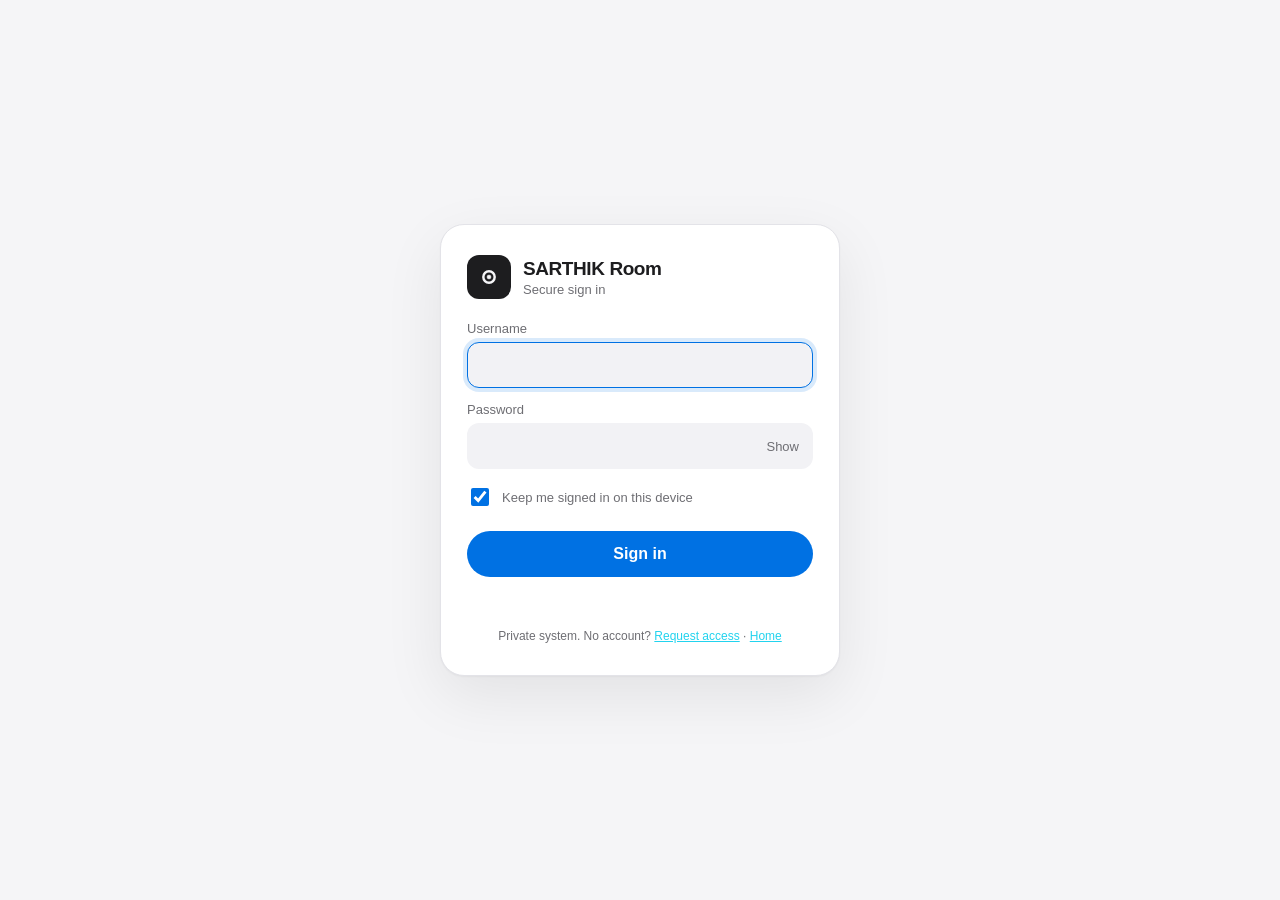
<file: login.html>
<!doctype html>
<html lang="en">
<head>
<meta charset="utf-8">
<meta name="viewport" content="width=device-width, initial-scale=1, viewport-fit=cover">
<meta name="theme-color" content="#070b10">
<title>Sign in - SARTHIK Room</title>
<link rel="icon" href="/favicon.ico">
<style>
:root{--bg:#070b10;--card:#0f1821;--line:#1f2d3b;--text:#e8eef4;--muted:#8a9aab;--accent:#22d3ee;--bad:#f87171}
*{box-sizing:border-box}html,body{height:100%}
body{margin:0;font-family:system-ui,-apple-system,"Segoe UI",Roboto,Arial,sans-serif;color:var(--text);
background:radial-gradient(1200px 600px at 10% -10%,#0e2a36 0,transparent 60%),radial-gradient(900px 500px at 110% 110%,#132238 0,transparent 55%),var(--bg);
display:flex;align-items:center;justify-content:center;padding:24px}
.card{width:100%;max-width:400px;background:linear-gradient(180deg,#111c26,#0d151d);border:1px solid var(--line);border-radius:20px;padding:30px 26px;box-shadow:0 30px 80px rgba(0,0,0,.45)}
.brand{display:flex;align-items:center;gap:12px;margin-bottom:22px}
.logo{width:44px;height:44px;border-radius:12px;background:#0b1016;border:1px solid #1d3a47;display:grid;place-items:center}
h1{font-size:19px;margin:0}.sub{color:var(--muted);font-size:13px;margin-top:2px}
label{display:block;font-size:13px;color:var(--muted);margin:14px 0 6px}
.field{position:relative}
input[type=text],input[type=password]{width:100%;padding:13px 14px;border-radius:12px;border:1px solid var(--line);background:#0a1118;color:var(--text);font-size:16px;outline:none}
input:focus{border-color:var(--accent);box-shadow:0 0 0 3px rgba(34,211,238,.15)}
.eye{position:absolute;right:8px;top:50%;transform:translateY(-50%);background:none;border:0;color:var(--muted);cursor:pointer;font-size:13px;padding:6px}
.row{display:flex;align-items:center;gap:10px;margin:16px 0 4px;color:var(--muted);font-size:14px}
.row input{width:18px;height:18px;accent-color:#22d3ee}
button.go{width:100%;margin-top:18px;padding:14px;border:0;border-radius:12px;background:linear-gradient(90deg,#22d3ee,#0ea5e9);color:#04202a;font-weight:700;font-size:16px;cursor:pointer}
button.go:disabled{opacity:.6;cursor:default}
.err{min-height:20px;color:var(--bad);font-size:14px;margin-top:12px}
.foot{margin-top:18px;color:var(--muted);font-size:12px;text-align:center;line-height:1.5}
/* SARTHIK Room design system v4 (sign-in / setup / request / welcome) */
:root{--bg:#f5f5f7;--card:#fff;--line:#e3e3e8;--text:#1d1d1f;--muted:#6e6e73;--accent:#0071e3;--bad:#d70015;--ok:#1a9e4b;--field:#f2f2f5;color-scheme:light}
@media (prefers-color-scheme:dark){:root{--bg:#000;--card:#161618;--line:#2c2c2e;--text:#f5f5f7;--muted:#98989d;--accent:#2997ff;--bad:#ff453a;--ok:#30d158;--field:#232326;color-scheme:dark}}
body{font-family:-apple-system,BlinkMacSystemFont,"SF Pro Text","Segoe UI Variable Text","Segoe UI",Inter,Roboto,sans-serif!important;
  background:var(--bg)!important;color:var(--text)!important;-webkit-font-smoothing:antialiased}
h1,h2{font-family:-apple-system,BlinkMacSystemFont,"SF Pro Display","Segoe UI Variable Display","Segoe UI",Inter,sans-serif;letter-spacing:-.022em;font-weight:700}
.card{background:var(--card)!important;border:1px solid var(--line)!important;border-radius:24px!important;box-shadow:0 1px 2px rgba(0,0,0,.04),0 20px 60px rgba(0,0,0,.08)!important;
  animation:rise .4s cubic-bezier(.2,.8,.2,1)}
@keyframes rise{from{opacity:0;transform:translateY(10px)}to{opacity:1;transform:none}}
.logo{background:var(--text)!important;border:0!important}.logo svg circle{stroke:var(--bg)!important}.logo svg circle:last-child{fill:var(--bg)!important}
input[type=text],input[type=password],input[type=email],textarea,select{background:var(--field)!important;border:1px solid transparent!important;color:var(--text)!important;border-radius:12px!important}
input:focus,textarea:focus{border-color:var(--accent)!important;box-shadow:0 0 0 4px rgba(0,113,227,.15)!important}
.row input{accent-color:var(--accent)!important}
button.go,.btn.primary,a.btn.primary{background:var(--accent)!important;color:#fff!important;border-radius:999px!important;font-weight:600!important}
.btn{border-radius:999px!important}
:focus-visible{outline:3px solid var(--accent);outline-offset:2px}
@media (prefers-reduced-motion:reduce){*{animation:none!important;transition:none!important}}
</style>
</head>
<body>
<form class="card" id="f" autocomplete="on">
  <div class="brand">
    <div class="logo"><svg width="26" height="26" viewBox="0 0 64 64"><circle cx="32" cy="32" r="14" fill="none" stroke="#22d3ee" stroke-width="6"/><circle cx="32" cy="32" r="5" fill="#22d3ee"/></svg></div>
    <div><h1>SARTHIK Room</h1><div class="sub">Secure sign in</div></div>
  </div>
  <label for="u">Username</label>
  <input type="text" id="u" autocomplete="username" autocapitalize="none" spellcheck="false" required>
  <label for="p">Password</label>
  <div class="field"><input type="password" id="p" autocomplete="current-password" required>
    <button type="button" class="eye" id="eye">Show</button></div>
  <div class="row"><input type="checkbox" id="r" checked><label for="r" style="margin:0">Keep me signed in on this device</label></div>
  <button class="go" id="go" type="submit">Sign in</button>
  <div class="err" id="err"></div>
  <div class="foot">Private system. No account? <a href="/request" style="color:#22d3ee">Request access</a> &middot; <a href="/" style="color:#22d3ee">Home</a></div>
</form>
<script>
const $=id=>document.getElementById(id);
$('eye').onclick=()=>{const p=$('p');p.type=p.type==='password'?'text':'password';$('eye').textContent=p.type==='password'?'Show':'Hide';};
$('f').onsubmit=async e=>{
  e.preventDefault();$('err').textContent='';$('go').disabled=true;$('go').textContent='Signing in...';
  try{
    const r=await fetch('/api/login',{method:'POST',credentials:'same-origin',headers:{'Content-Type':'application/json','X-Classync':'1'},
      body:JSON.stringify({username:$('u').value.trim(),password:$('p').value,remember:$('r').checked})});
    const d=await r.json().catch(()=>({}));
    if(r.ok){location.replace('/');return;}
    $('err').textContent=d.error||'Could not sign in.';
  }catch(_){ $('err').textContent='Cannot reach the laptop. Is the CCTV window still open?'; }
  $('go').disabled=false;$('go').textContent='Sign in';
};
$('u').focus();
</script>
</body>
</html>
</file>
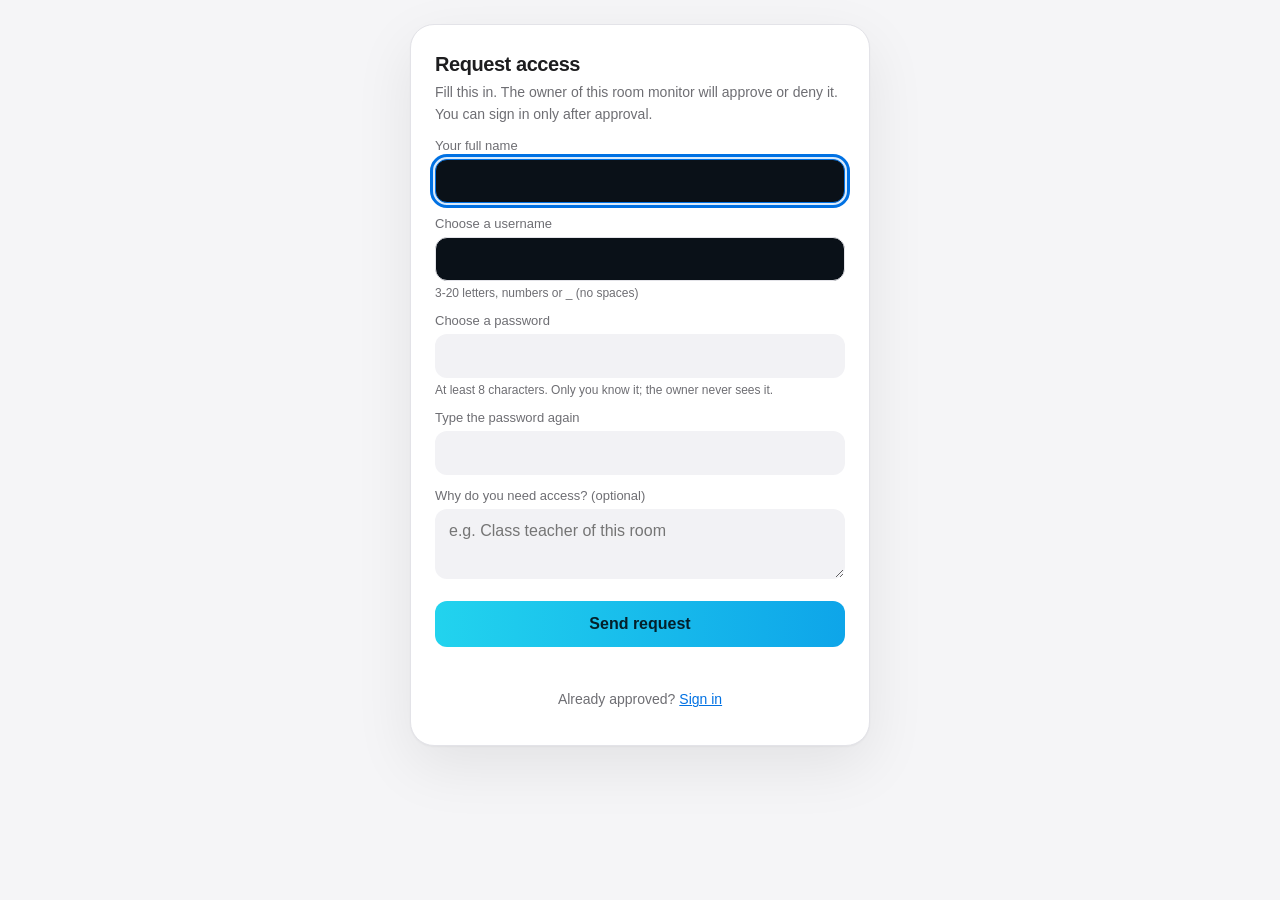
<file: request.html>
<!doctype html>
<html lang="en">
<head>
<meta charset="utf-8">
<meta name="viewport" content="width=device-width, initial-scale=1">
<meta name="theme-color" content="#070b10">
<title>Request access - SARTHIK Room</title>
<link rel="icon" href="/favicon.ico">
<style>
:root{--bg:#070b10;--line:#1f2d3b;--text:#e8eef4;--muted:#8a9aab;--accent:#22d3ee;--bad:#f87171;--ok:#4ade80}
*{box-sizing:border-box}html,body{min-height:100%}
body{margin:0;font-family:system-ui,-apple-system,"Segoe UI",Roboto,Arial,sans-serif;color:var(--text);
background:radial-gradient(1200px 600px at 10% -10%,#0e2a36 0,transparent 60%),var(--bg);display:flex;align-items:center;justify-content:center;padding:24px}
.card{width:100%;max-width:460px;background:linear-gradient(180deg,#111c26,#0d151d);border:1px solid var(--line);border-radius:20px;padding:28px 24px;box-shadow:0 30px 80px rgba(0,0,0,.45)}
h1{font-size:20px;margin:0 0 6px}p{color:var(--muted);font-size:14px;line-height:1.55;margin:0 0 6px}
label{display:block;font-size:13px;color:var(--muted);margin:13px 0 6px}
input,textarea{width:100%;padding:12px 13px;border-radius:12px;border:1px solid var(--line);background:#0a1118;color:var(--text);font-size:16px;outline:none;font-family:inherit}
textarea{resize:vertical;min-height:70px}
input:focus,textarea:focus{border-color:var(--accent);box-shadow:0 0 0 3px rgba(34,211,238,.15)}
button{width:100%;margin-top:18px;padding:14px;border:0;border-radius:12px;background:linear-gradient(90deg,#22d3ee,#0ea5e9);color:#04202a;font-weight:700;font-size:16px;cursor:pointer}
button:disabled{opacity:.6}.err{min-height:20px;color:var(--bad);font-size:14px;margin-top:12px}
.done{display:none;text-align:center}.done h1{color:var(--ok)}
a{color:var(--accent)}.hint{font-size:12px;color:var(--muted);margin-top:5px}
/* SARTHIK Room design system v4 (sign-in / setup / request / welcome) */
:root{--bg:#f5f5f7;--card:#fff;--line:#e3e3e8;--text:#1d1d1f;--muted:#6e6e73;--accent:#0071e3;--bad:#d70015;--ok:#1a9e4b;--field:#f2f2f5;color-scheme:light}
@media (prefers-color-scheme:dark){:root{--bg:#000;--card:#161618;--line:#2c2c2e;--text:#f5f5f7;--muted:#98989d;--accent:#2997ff;--bad:#ff453a;--ok:#30d158;--field:#232326;color-scheme:dark}}
body{font-family:-apple-system,BlinkMacSystemFont,"SF Pro Text","Segoe UI Variable Text","Segoe UI",Inter,Roboto,sans-serif!important;
  background:var(--bg)!important;color:var(--text)!important;-webkit-font-smoothing:antialiased}
h1,h2{font-family:-apple-system,BlinkMacSystemFont,"SF Pro Display","Segoe UI Variable Display","Segoe UI",Inter,sans-serif;letter-spacing:-.022em;font-weight:700}
.card{background:var(--card)!important;border:1px solid var(--line)!important;border-radius:24px!important;box-shadow:0 1px 2px rgba(0,0,0,.04),0 20px 60px rgba(0,0,0,.08)!important;
  animation:rise .4s cubic-bezier(.2,.8,.2,1)}
@keyframes rise{from{opacity:0;transform:translateY(10px)}to{opacity:1;transform:none}}
.logo{background:var(--text)!important;border:0!important}.logo svg circle{stroke:var(--bg)!important}.logo svg circle:last-child{fill:var(--bg)!important}
input[type=text],input[type=password],input[type=email],textarea,select{background:var(--field)!important;border:1px solid transparent!important;color:var(--text)!important;border-radius:12px!important}
input:focus,textarea:focus{border-color:var(--accent)!important;box-shadow:0 0 0 4px rgba(0,113,227,.15)!important}
.row input{accent-color:var(--accent)!important}
button.go,.btn.primary,a.btn.primary{background:var(--accent)!important;color:#fff!important;border-radius:999px!important;font-weight:600!important}
.btn{border-radius:999px!important}
:focus-visible{outline:3px solid var(--accent);outline-offset:2px}
@media (prefers-reduced-motion:reduce){*{animation:none!important;transition:none!important}}
</style>
</head>
<body>
<form class="card" id="f">
  <div id="formPart">
    <h1>Request access</h1>
    <p>Fill this in. The owner of this room monitor will approve or deny it. You can sign in only after approval.</p>
    <label for="n">Your full name</label><input id="n" autocomplete="name" required maxlength="40">
    <label for="u">Choose a username</label><input id="u" autocomplete="username" autocapitalize="none" spellcheck="false" required maxlength="20">
    <div class="hint">3-20 letters, numbers or _ (no spaces)</div>
    <label for="p">Choose a password</label><input id="p" type="password" autocomplete="new-password" required>
    <div class="hint">At least 8 characters. Only you know it; the owner never sees it.</div>
    <label for="p2">Type the password again</label><input id="p2" type="password" autocomplete="new-password" required>
    <label for="w">Why do you need access? (optional)</label><textarea id="w" maxlength="160" placeholder="e.g. Class teacher of this room"></textarea>
    <button id="go" type="submit">Send request</button>
    <div class="err" id="err"></div>
    <p style="text-align:center;margin-top:10px">Already approved? <a href="/login">Sign in</a></p>
  </div>
  <div class="done" id="done">
    <h1>&#9989; Request sent</h1>
    <p>The owner will review it. After approval, sign in with the username and password you just chose.</p>
    <p style="margin-top:16px"><a href="/login">Go to sign in</a></p>
  </div>
</form>
<script>
const $=id=>document.getElementById(id);
$('f').onsubmit=async e=>{
  e.preventDefault();$('err').textContent='';
  if($('p').value!==$('p2').value){$('err').textContent='The two passwords are different.';return;}
  $('go').disabled=true;
  try{
    const r=await fetch('/api/request',{method:'POST',credentials:'same-origin',headers:{'Content-Type':'application/json','X-Classync':'1'},
      body:JSON.stringify({full_name:$('n').value,username:$('u').value.trim(),password:$('p').value,note:$('w').value})});
    const d=await r.json().catch(()=>({}));
    if(r.ok){$('formPart').style.display='none';$('done').style.display='block';return;}
    $('err').textContent=d.error||'Could not send the request.';
  }catch(_){$('err').textContent='Cannot reach the monitor right now.';}
  $('go').disabled=false;
};
$('n').focus();
</script>
</body>
</html>
</file>
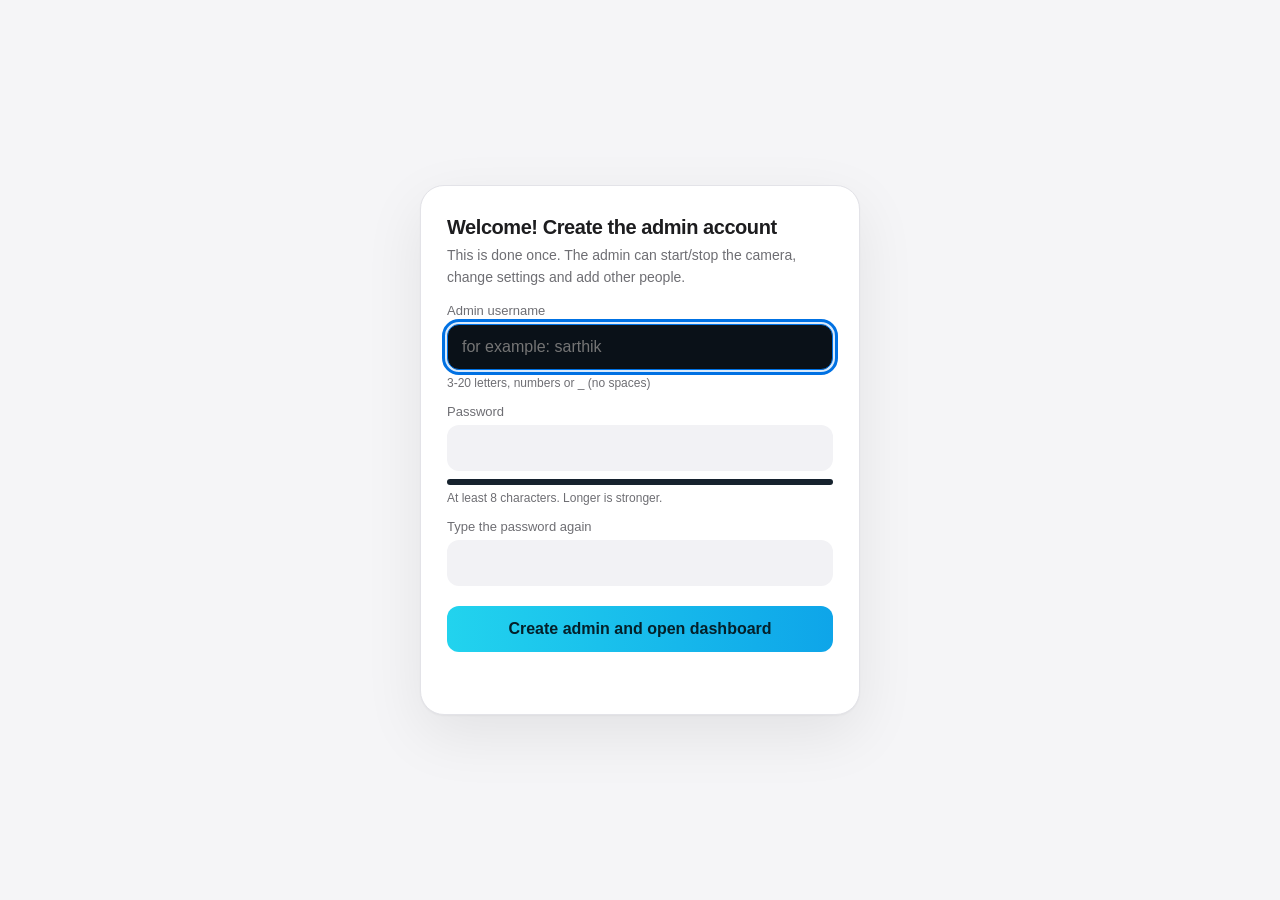
<file: setup.html>
<!doctype html>
<html lang="en">
<head>
<meta charset="utf-8">
<meta name="viewport" content="width=device-width, initial-scale=1">
<meta name="theme-color" content="#070b10">
<title>First-time setup - SARTHIK Room</title>
<link rel="icon" href="/favicon.ico">
<style>
:root{--bg:#070b10;--line:#1f2d3b;--text:#e8eef4;--muted:#8a9aab;--accent:#22d3ee;--bad:#f87171;--ok:#4ade80}
*{box-sizing:border-box}html,body{height:100%}
body{margin:0;font-family:system-ui,-apple-system,"Segoe UI",Roboto,Arial,sans-serif;color:var(--text);
background:radial-gradient(1200px 600px at 10% -10%,#0e2a36 0,transparent 60%),var(--bg);display:flex;align-items:center;justify-content:center;padding:24px}
.card{width:100%;max-width:440px;background:linear-gradient(180deg,#111c26,#0d151d);border:1px solid var(--line);border-radius:20px;padding:30px 26px;box-shadow:0 30px 80px rgba(0,0,0,.45)}
h1{font-size:20px;margin:0 0 6px}p{color:var(--muted);font-size:14px;line-height:1.55;margin:0 0 8px}
label{display:block;font-size:13px;color:var(--muted);margin:14px 0 6px}
input{width:100%;padding:13px 14px;border-radius:12px;border:1px solid var(--line);background:#0a1118;color:var(--text);font-size:16px;outline:none}
input:focus{border-color:var(--accent);box-shadow:0 0 0 3px rgba(34,211,238,.15)}
.meter{height:6px;border-radius:6px;background:#16222e;margin-top:8px;overflow:hidden}.meter i{display:block;height:100%;width:0;transition:.25s}
.hint{font-size:12px;color:var(--muted);margin-top:6px}
button{width:100%;margin-top:20px;padding:14px;border:0;border-radius:12px;background:linear-gradient(90deg,#22d3ee,#0ea5e9);color:#04202a;font-weight:700;font-size:16px;cursor:pointer}
button:disabled{opacity:.6}.err{min-height:20px;color:var(--bad);font-size:14px;margin-top:12px}
/* SARTHIK Room design system v4 (sign-in / setup / request / welcome) */
:root{--bg:#f5f5f7;--card:#fff;--line:#e3e3e8;--text:#1d1d1f;--muted:#6e6e73;--accent:#0071e3;--bad:#d70015;--ok:#1a9e4b;--field:#f2f2f5;color-scheme:light}
@media (prefers-color-scheme:dark){:root{--bg:#000;--card:#161618;--line:#2c2c2e;--text:#f5f5f7;--muted:#98989d;--accent:#2997ff;--bad:#ff453a;--ok:#30d158;--field:#232326;color-scheme:dark}}
body{font-family:-apple-system,BlinkMacSystemFont,"SF Pro Text","Segoe UI Variable Text","Segoe UI",Inter,Roboto,sans-serif!important;
  background:var(--bg)!important;color:var(--text)!important;-webkit-font-smoothing:antialiased}
h1,h2{font-family:-apple-system,BlinkMacSystemFont,"SF Pro Display","Segoe UI Variable Display","Segoe UI",Inter,sans-serif;letter-spacing:-.022em;font-weight:700}
.card{background:var(--card)!important;border:1px solid var(--line)!important;border-radius:24px!important;box-shadow:0 1px 2px rgba(0,0,0,.04),0 20px 60px rgba(0,0,0,.08)!important;
  animation:rise .4s cubic-bezier(.2,.8,.2,1)}
@keyframes rise{from{opacity:0;transform:translateY(10px)}to{opacity:1;transform:none}}
.logo{background:var(--text)!important;border:0!important}.logo svg circle{stroke:var(--bg)!important}.logo svg circle:last-child{fill:var(--bg)!important}
input[type=text],input[type=password],input[type=email],textarea,select{background:var(--field)!important;border:1px solid transparent!important;color:var(--text)!important;border-radius:12px!important}
input:focus,textarea:focus{border-color:var(--accent)!important;box-shadow:0 0 0 4px rgba(0,113,227,.15)!important}
.row input{accent-color:var(--accent)!important}
button.go,.btn.primary,a.btn.primary{background:var(--accent)!important;color:#fff!important;border-radius:999px!important;font-weight:600!important}
.btn{border-radius:999px!important}
:focus-visible{outline:3px solid var(--accent);outline-offset:2px}
@media (prefers-reduced-motion:reduce){*{animation:none!important;transition:none!important}}
</style>
</head>
<body>
<form class="card" id="f">
  <h1>Welcome! Create the admin account</h1>
  <p>This is done once. The admin can start/stop the camera, change settings and add other people.</p>
  <label for="u">Admin username</label>
  <input id="u" autocomplete="username" autocapitalize="none" spellcheck="false" placeholder="for example: sarthik" required>
  <div class="hint">3-20 letters, numbers or _ (no spaces)</div>
  <label for="p">Password</label>
  <input id="p" type="password" autocomplete="new-password" required>
  <div class="meter"><i id="m"></i></div><div class="hint" id="mh">At least 8 characters. Longer is stronger.</div>
  <label for="p2">Type the password again</label>
  <input id="p2" type="password" autocomplete="new-password" required>
  <button id="go" type="submit">Create admin and open dashboard</button>
  <div class="err" id="err"></div>
</form>
<script>
const $=id=>document.getElementById(id);
function score(s){let n=0;if(s.length>=8)n++;if(s.length>=12)n++;if(/[A-Z]/.test(s)&&/[a-z]/.test(s))n++;if(/\d/.test(s))n++;if(/[^A-Za-z0-9]/.test(s))n++;return n;}
$('p').oninput=()=>{const n=score($('p').value);const c=['#ef4444','#ef4444','#f59e0b','#f59e0b','#4ade80','#22c55e'][n];
  $('m').style.width=(n/5*100)+'%';$('m').style.background=c;$('mh').textContent=['Too short','Weak','Okay','Good','Strong','Very strong'][n];};
$('f').onsubmit=async e=>{
  e.preventDefault();$('err').textContent='';
  if($('p').value!==$('p2').value){$('err').textContent='The two passwords are different.';return;}
  $('go').disabled=true;
  try{
    const r=await fetch('/api/setup',{method:'POST',credentials:'same-origin',headers:{'Content-Type':'application/json','X-Classync':'1'},
      body:JSON.stringify({username:$('u').value.trim(),password:$('p').value})});
    const d=await r.json().catch(()=>({}));
    if(r.ok){location.replace('/');return;}
    $('err').textContent=d.error||'Something went wrong.';
  }catch(_){$('err').textContent='Cannot reach the server.';}
  $('go').disabled=false;
};
$('u').focus();
</script>
</body>
</html>
</file>
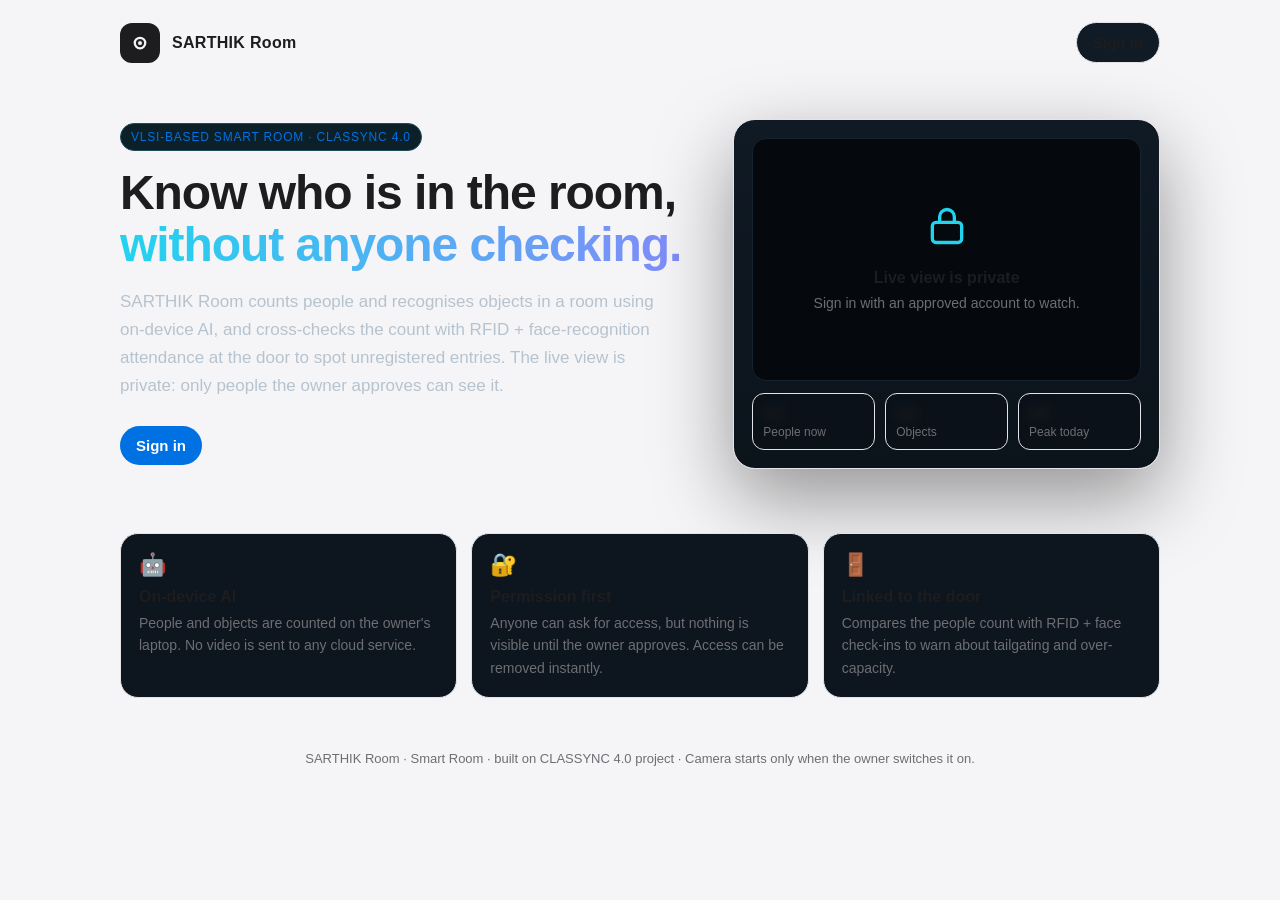
<file: welcome.html>
<!doctype html>
<html lang="en">
<head>
<meta charset="utf-8">
<meta name="viewport" content="width=device-width, initial-scale=1, viewport-fit=cover">
<meta name="theme-color" content="#070b10">
<title>SARTHIK Room - Smart Room occupancy with AI</title>
<meta name="description" content="SARTHIK Room: a private smart-room system that counts people and objects with on-device AI, linked to RFID + face-recognition attendance. Live view only for approved users.">
<meta property="og:title" content="SARTHIK Room">
<meta property="og:description" content="Smart Room occupancy with on-device AI. Private live view for approved users.">
<!--GSV-->
<link rel="icon" href="/favicon.ico">
<style>
:root{--bg:#070b10;--line:#1d2a37;--text:#e8eef4;--muted:#8a9aab;--accent:#22d3ee}
*{box-sizing:border-box}
body{margin:0;font-family:system-ui,-apple-system,"Segoe UI",Roboto,Arial,sans-serif;color:var(--text);
background:radial-gradient(1200px 700px at 0% -10%,#0d2b38 0,transparent 55%),radial-gradient(900px 600px at 100% 110%,#141f3a 0,transparent 55%),var(--bg);min-height:100vh}
.wrap{max-width:1080px;margin:0 auto;padding:22px 20px 60px}
nav{display:flex;align-items:center;gap:12px}
.logo{width:40px;height:40px;border-radius:12px;background:#0b1016;border:1px solid #1d3a47;display:grid;place-items:center}
nav b{font-size:16px;letter-spacing:.3px}.sp{flex:1}
a.btn{display:inline-flex;align-items:center;gap:8px;text-decoration:none;color:var(--text);border:1px solid var(--line);background:#111b25;padding:11px 16px;border-radius:12px;font-weight:600;font-size:15px}
a.btn.primary{background:linear-gradient(90deg,#22d3ee,#0ea5e9);color:#04202a;border:0}
.hero{display:grid;grid-template-columns:1.15fr .85fr;gap:36px;align-items:center;margin-top:56px}
@media (max-width:860px){.hero{grid-template-columns:1fr;margin-top:30px}}
.tag{display:inline-block;font-size:12px;letter-spacing:.8px;text-transform:uppercase;color:var(--accent);border:1px solid #1f4d5a;background:#0b2029;padding:6px 10px;border-radius:999px}
h1{font-size:clamp(30px,5vw,48px);line-height:1.08;margin:16px 0 14px;letter-spacing:-1px}
h1 span{background:linear-gradient(90deg,#22d3ee,#818cf8);-webkit-background-clip:text;background-clip:text;color:transparent}
.lead{color:#b6c3cf;font-size:17px;line-height:1.65;max-width:560px}
.cta{display:flex;gap:12px;flex-wrap:wrap;margin-top:26px}
.panel{border:1px solid var(--line);border-radius:22px;background:linear-gradient(180deg,#101a24,#0b131b);padding:18px;box-shadow:0 30px 80px rgba(0,0,0,.4)}
.screen{aspect-ratio:16/10;border-radius:14px;background:#05080c;border:1px solid #152230;display:grid;place-items:center;position:relative;overflow:hidden}
.screen .lock{text-align:center;color:var(--muted);font-size:14px;line-height:1.6}
.screen .lock b{display:block;color:var(--text);font-size:16px;margin:10px 0 2px}
.stats{display:grid;grid-template-columns:repeat(3,1fr);gap:10px;margin-top:12px}
.stats div{border:1px solid var(--line);border-radius:12px;padding:10px;background:#0a1118;font-size:12px;color:var(--muted)}
.stats b{display:block;color:var(--text);font-size:18px;filter:blur(5px)}
.grid{display:grid;grid-template-columns:repeat(3,1fr);gap:14px;margin-top:64px}
@media (max-width:860px){.grid{grid-template-columns:1fr}}
.f{border:1px solid var(--line);border-radius:18px;background:#0d151e;padding:18px}
.f h3{margin:10px 0 6px;font-size:16px}.f p{margin:0;color:var(--muted);font-size:14px;line-height:1.6}
.ic{font-size:22px}
footer{margin-top:50px;color:var(--muted);font-size:13px;text-align:center;line-height:1.7}
/* SARTHIK Room design system v4 (sign-in / setup / request / welcome) */
:root{--bg:#f5f5f7;--card:#fff;--line:#e3e3e8;--text:#1d1d1f;--muted:#6e6e73;--accent:#0071e3;--bad:#d70015;--ok:#1a9e4b;--field:#f2f2f5;color-scheme:light}
@media (prefers-color-scheme:dark){:root{--bg:#000;--card:#161618;--line:#2c2c2e;--text:#f5f5f7;--muted:#98989d;--accent:#2997ff;--bad:#ff453a;--ok:#30d158;--field:#232326;color-scheme:dark}}
body{font-family:-apple-system,BlinkMacSystemFont,"SF Pro Text","Segoe UI Variable Text","Segoe UI",Inter,Roboto,sans-serif!important;
  background:var(--bg)!important;color:var(--text)!important;-webkit-font-smoothing:antialiased}
h1,h2{font-family:-apple-system,BlinkMacSystemFont,"SF Pro Display","Segoe UI Variable Display","Segoe UI",Inter,sans-serif;letter-spacing:-.022em;font-weight:700}
.card{background:var(--card)!important;border:1px solid var(--line)!important;border-radius:24px!important;box-shadow:0 1px 2px rgba(0,0,0,.04),0 20px 60px rgba(0,0,0,.08)!important;
  animation:rise .4s cubic-bezier(.2,.8,.2,1)}
@keyframes rise{from{opacity:0;transform:translateY(10px)}to{opacity:1;transform:none}}
.logo{background:var(--text)!important;border:0!important}.logo svg circle{stroke:var(--bg)!important}.logo svg circle:last-child{fill:var(--bg)!important}
input[type=text],input[type=password],input[type=email],textarea,select{background:var(--field)!important;border:1px solid transparent!important;color:var(--text)!important;border-radius:12px!important}
input:focus,textarea:focus{border-color:var(--accent)!important;box-shadow:0 0 0 4px rgba(0,113,227,.15)!important}
.row input{accent-color:var(--accent)!important}
button.go,.btn.primary,a.btn.primary{background:var(--accent)!important;color:#fff!important;border-radius:999px!important;font-weight:600!important}
.btn{border-radius:999px!important}
:focus-visible{outline:3px solid var(--accent);outline-offset:2px}
@media (prefers-reduced-motion:reduce){*{animation:none!important;transition:none!important}}
</style>
</head>
<body data-requests="{{REQUESTS}}">
<div class="wrap">
  <nav>
    <div class="logo"><svg width="24" height="24" viewBox="0 0 64 64"><circle cx="32" cy="32" r="14" fill="none" stroke="#22d3ee" stroke-width="6"/><circle cx="32" cy="32" r="5" fill="#22d3ee"/></svg></div>
    <b>SARTHIK Room</b><div class="sp"></div>
    <a class="btn" href="/login">Sign in</a>
  </nav>

  <section class="hero">
    <div>
      <span class="tag">VLSI-based smart room &middot; CLASSYNC 4.0</span>
      <h1>Know who is in the room, <span>without anyone checking.</span></h1>
      <p class="lead">SARTHIK Room counts people and recognises objects in a room using on-device AI,
      and cross-checks the count with RFID + face-recognition attendance at the door to spot unregistered entries.
      The live view is private: only people the owner approves can see it.</p>
      <div class="cta">
        <a class="btn primary" href="/login">Sign in</a>
        <a class="btn" id="reqBtn" href="/request">Request access</a>
      </div>
    </div>
    <div class="panel">
      <div class="screen"><div class="lock">
        <svg width="44" height="44" viewBox="0 0 24 24" fill="none" stroke="#22d3ee" stroke-width="1.8"><rect x="4" y="10" width="16" height="11" rx="2"/><path d="M8 10V7a4 4 0 0 1 8 0v3"/></svg>
        <b>Live view is private</b>Sign in with an approved account to watch.
      </div></div>
      <div class="stats"><div><b>00</b>People now</div><div><b>00</b>Objects</div><div><b>00</b>Peak today</div></div>
    </div>
  </section>

  <section class="grid">
    <div class="f"><div class="ic">&#129302;</div><h3>On-device AI</h3><p>People and objects are counted on the owner's laptop. No video is sent to any cloud service.</p></div>
    <div class="f"><div class="ic">&#128272;</div><h3>Permission first</h3><p>Anyone can ask for access, but nothing is visible until the owner approves. Access can be removed instantly.</p></div>
    <div class="f"><div class="ic">&#128682;</div><h3>Linked to the door</h3><p>Compares the people count with RFID + face check-ins to warn about tailgating and over-capacity.</p></div>
  </section>

  <footer>SARTHIK Room &middot; Smart Room &middot; built on CLASSYNC 4.0 project &middot; Camera starts only when the owner switches it on.</footer>
</div>
<script>
if (document.body.dataset.requests !== "1") document.getElementById("reqBtn").style.display = "none";
</script>
</body>
</html>
</file>
